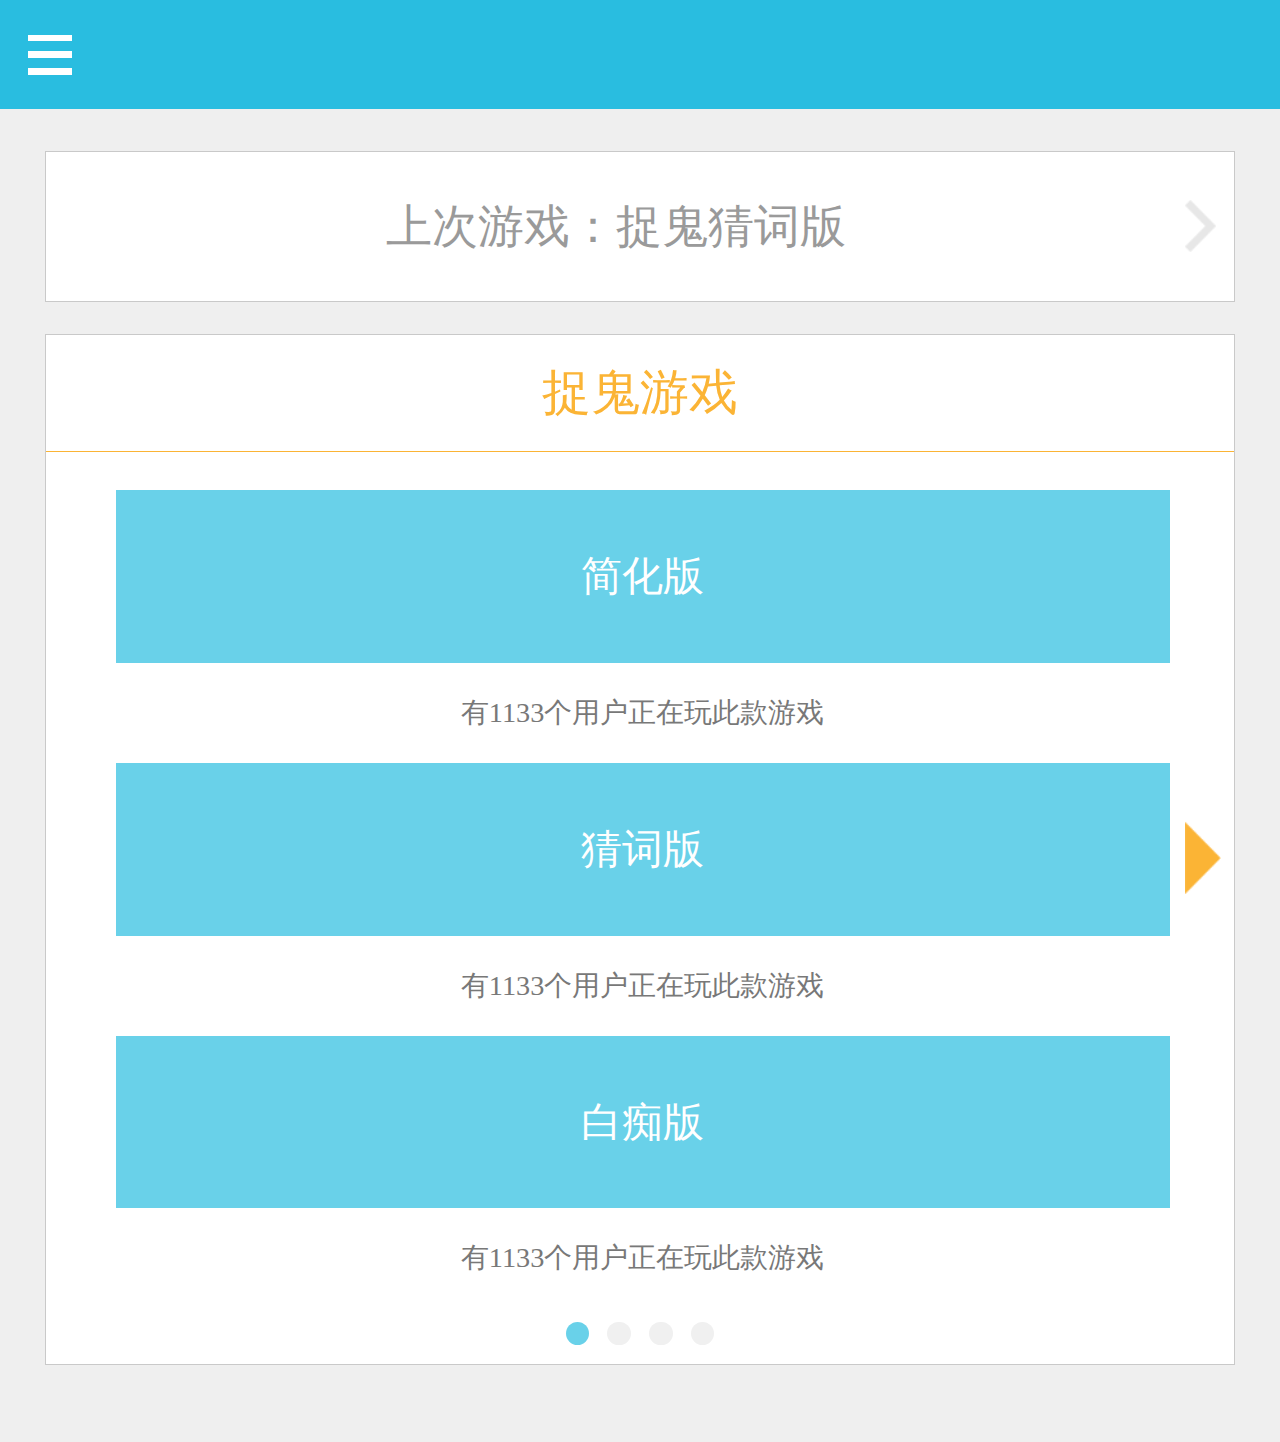
<file: index.html>
<!DOCTYPE html>
<html lang="en">
<head>
    <meta charset="UTF-8">
    <title>Home-Page</title>
    <meta name="viewport" content="width=device-width, initial-scale=1.0, maximum-scale=1, user-scalable=no">
    <link rel="stylesheet" href="common.css">
    <link rel="stylesheet" href="index.css">
    <script>
        function hometz(){
           window.location.href='vote.html';
        }
    </script>
</head>
<body>
    <header>
        <div class="home-header-btn">
            <p></p>
            <p></p>
            <p></p>
        </div>
    </header>
    <main>
        <div class="home-top" onclick="hometz()">
            <span>上次游戏：捉鬼猜词版</span>
            <img src="./images/seven-home-arrow.png" alt="返回箭头" class="home-top-arrow">
        </div>
        <div class="home-down">
            <p class="home-down-header">捉鬼游戏</p>
            <div class="simplified-version">
                <p onclick="hometz()" class="home-down-version">简化版</p>
                <p class="home-down-number">有1133个用户正在玩此款游戏</p>
            </div>
            <div class="gussing-word-version">
                <p class="home-down-version" onclick="hometz()">猜词版</p>
                <p class="home-down-number">有1133个用户正在玩此款游戏</p>
            </div>
            <div class="idiot-version">
                <p class="home-down-version" onclick="hometz()">白痴版</p>
                <p class="home-down-number">有1133个用户正在玩此款游戏</p>
            </div>
            <div class="home-circle">
                <span class="green-circle"></span>
                <span class="one-circle circle"></span>
                <span class="one-circle circle"></span>
                <span class="one-circle circle"></span>
            </div>
            <div class="home-triangle"></div>
        </div>   
    </main>
</body>
</html>
</file>
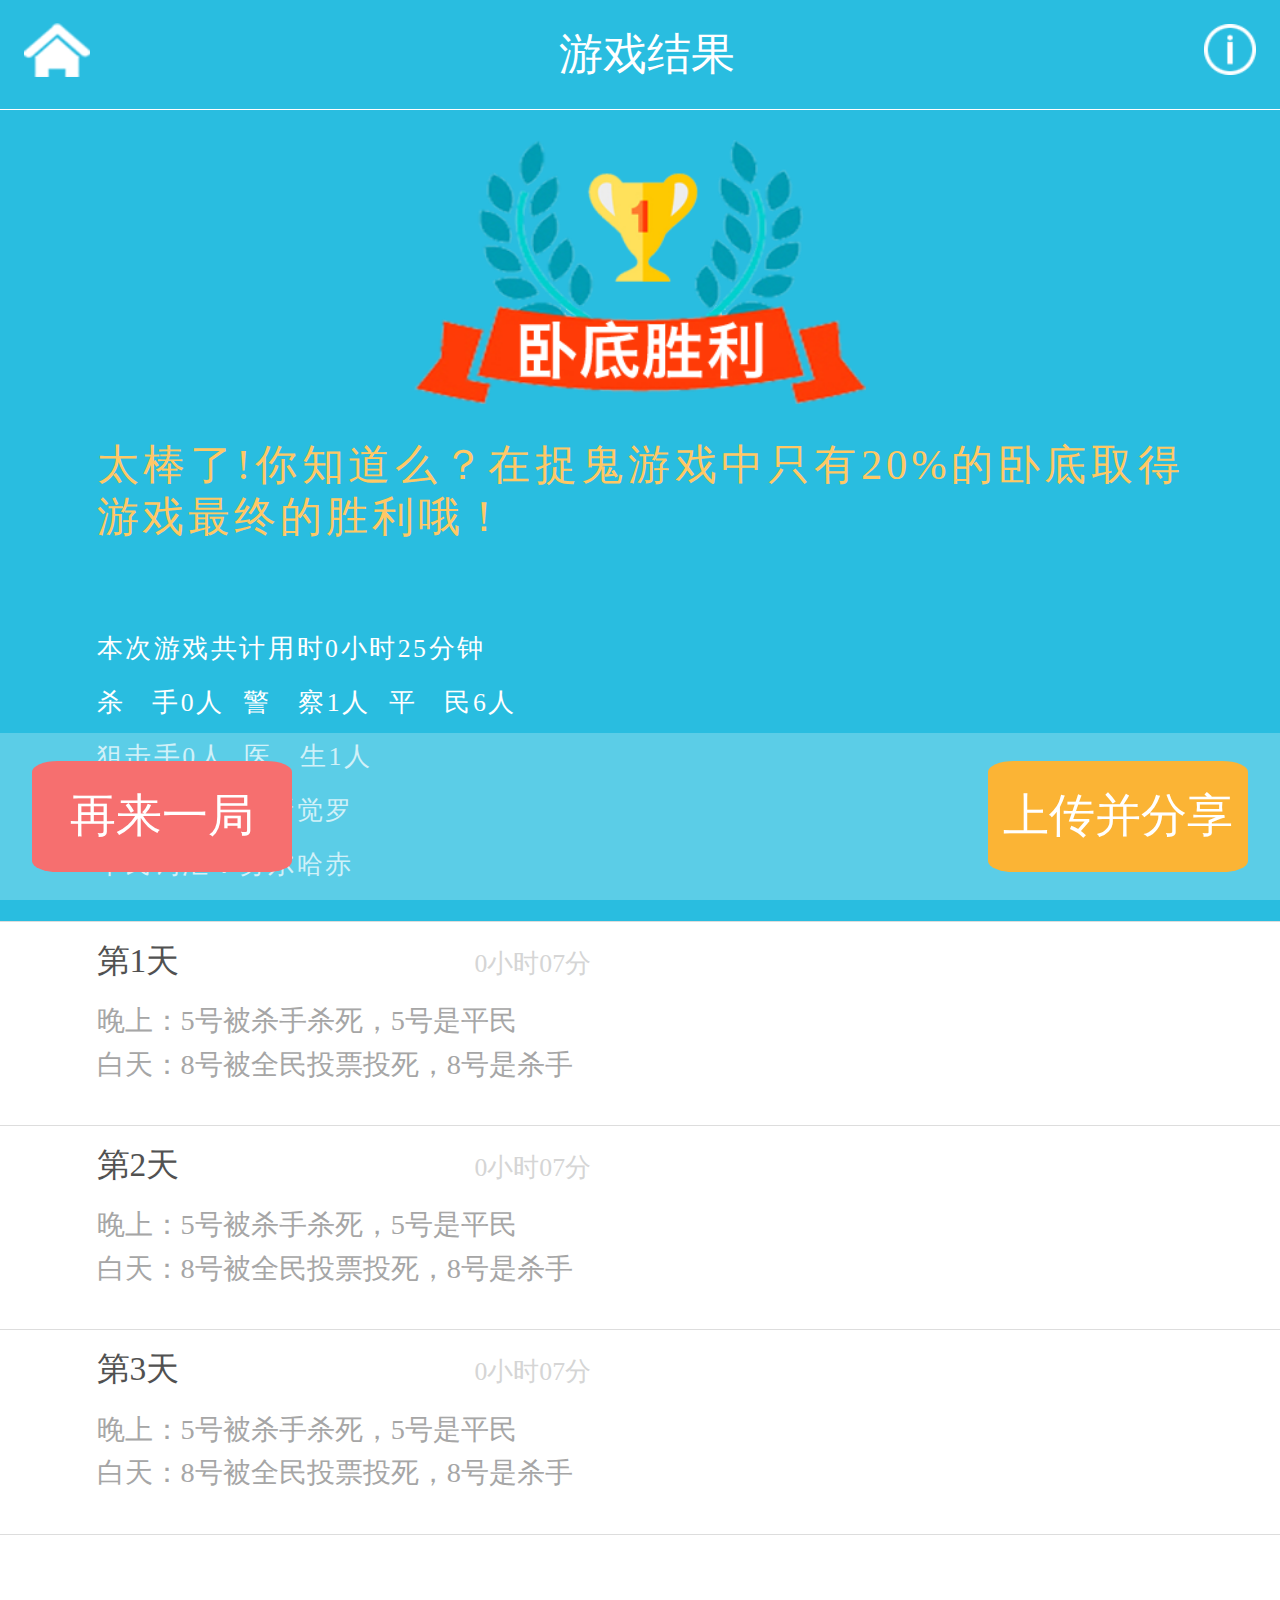
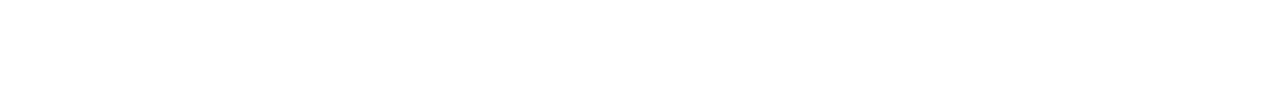
<file: result.html>
<!DOCTYPE html>
<html lang="en">
<head>
    <meta charset="UTF-8">
    <title>Result-Page</title>
    <meta name="viewport" content="width=device-width, initial-scale=1.0, maximum-scale=1, user-scalable=no">
    <link rel="stylesheet" href="common.css">
    <link rel="stylesheet" href="result.css">
    <script>
        function tz(){
           window.location.href='index.html';
        }
    </script>
</head>
<body>
    <div class="three-page-container">
        <div class="three-page-header">
            <div class="left-img" onclick="tz()">
                <img src="./images/seven-three-left-img.png" alt="图片">
            </div>
            <p class="middle-word">游戏结果</p>
            <div class="right-img">
                <img src="./images/seven-three-right-img.png" alt="图片">
            </div>
        </div>
        <div class="three-page-main">
            <div class="main-page">
                <img src="./images/seven-three-main-img.png" alt="图片">
            </div>
            <div class="main-word">
                <p class="main-content">太棒了!你知道么？在捉鬼游戏中只有20%的卧底取得游戏最终的胜利哦！</p>
            </div>
            <div class="game-result">
                <p class="game-time">本次游戏共计用时0小时25分钟</p>
                <p class="game-number-top">
                    <span>杀 &nbsp; 手0人</span>&nbsp;&nbsp;<span>警 &nbsp; 察1人</span>&nbsp;&nbsp;<span>平 &nbsp; 民6人</span>
                </p>
                <p class="game-result-down">
                    <span>狙击手0人</span>&nbsp;&nbsp;<span>医 &nbsp; 生1人</span>
                </p>
                <p class="wodi-word">卧底词汇：爱新觉罗</p>
                <p class="pingmin-word">平民词汇：努尔哈赤</p>
            </div>
        </div>
        <div class="game-day">
            <ul>
                <li>
                    <p class="game-day-time">
                        <span class="order-day">第1天</span> 
                        <span class="game-hour">0小时07分</span>
                    </p>
                    <p class="game-night">晚上：5号被杀手杀死，5号是平民</p>
                    <p class="game-daytime">白天：8号被全民投票投死，8号是杀手</p>
                </li>
                <li>
                    <p class="game-day-time">
                        <span class="order-day">第2天</span> 
                        <span class="game-hour">0小时07分</span>
                    </p>
                    <p class="game-night">晚上：5号被杀手杀死，5号是平民</p>
                    <p class="game-daytime">白天：8号被全民投票投死，8号是杀手</p>
                </li>
                <li>
                    <p class="game-day-time">
                        <span class="order-day">第3天</span> 
                        <span class="game-hour">0小时07分</span>
                    </p>
                    <p class="game-night">晚上：5号被杀手杀死，5号是平民</p>
                    <p class="game-daytime">白天：8号被全民投票投死，8号是杀手</p>
                </li>
            </ul>
        </div>
        <div class="three-page-footer">
            <button class="again" onclick="tz()">再来一局</button>
            <button class="share">上传并分享</button>
        </div>
    </div>
</body>
</html>
</file>
<file: common.css>
/*
* @Author: calasaba
* @Date:   2018-09-06 09:27:49
* @Last Modified by:   calasaba
* @Last Modified time: 2018-09-06 14:55:51
*/
@media screen and (min-width: 320px) {
    html {
        font-size: calc(100% + 2 * (100vw - 375px) / 55);
        font-size: calc(12px + 2 * (100vw - 320px) / 55);
    }
}
@media screen and (min-width: 375px) {
    html {
        /* iPhone6的375px尺寸作为14px基准，414px正好16px大小, 600 20px */
        font-size: calc(116.7% + 2 * (100vw - 375px) / 39);
        font-size: calc(14px + 2 * (100vw - 375px) / 39);
    }
}
@media screen and (min-width: 414px) {
    html {
        /* 414px-1000px每增加100像素宽字体增加1px(16px-22px) */
        font-size: calc(114.3% + 4 * (100vw - 414px) / 586);
        font-size: calc(16px + 4 * (100vw - 414px) / 586);
    }
}
@media screen and (min-width: 600px) {
    html {
        /* 600px-1000px每增加100像素宽字体增加1px(18px-22px) */
        font-size: calc(112.5% + 4 * (100vw - 600px) / 400);
        font-size: calc(18px + 4 * (100vw - 600px) / 400);
    }
}
@media screen and (min-width: 1000px) {
    html {
        font-size: calc(137.5% + 6 * (100vw - 1000px) / 1000);
        font-size: calc(22px + 6 * (100vw - 1000px) / 1000);
    }
}
*{
    margin:0;
    padding:0;
    /*font-size:12px;*/
    font-family:"Times New Roman", Times, serif;
}
button{
    list-style: none;
    border: none;
    outline: none;
}
</file>
<file: index.css>
/*
* @Author: calasaba
* @Date:   2018-09-06 09:22:56
* @Last Modified by:   calasaba
* @Last Modified time: 2018-09-06 09:28:17
*/
body{
    background: #efefef;
}
header{
    height: 4.619565rem;
    /*height: 85px;*/
    background: #29bde0;
}  
.home-header-btn{
    /*padding-top: 27px;
    padding-left: 22px;
    padding-bottom: 19px;
    width: 34px;*/
    padding-top: 1.467391rem;
    padding-left: 1.195652rem;
    padding-bottom: 1.032609rem;
    width: 1.847826rem;
}
.home-header-btn p{
    height: 0.271739rem;
    margin-bottom: 0.434783rem;
    /*height: 5px;
    margin-bottom: 8px;*/
    background-color: #fff;
   
}
main{
    height: 100%;
    overflow: hidden;
    background-color: #efefef;
}
.home-top{
    /*margin: 32px 35px 25px 35px;
    line-height: 116px;
    font-size: 36px;
    height: 116px;*/
    margin: 1.73913rem 1.902174rem 1.358696rem 1.902174rem;
    line-height: 6.304348rem;
    font-size: 1.956522rem;
    height: 6.304348rem;
    border: 1px solid #c9c9c9;
    background-color: #fff;
    text-align: center;
    color: #9a9a9a;
}
.home-top-arrow{
    height: 2.173913rem;
    width: 1.304348rem;
    margin-right: 0.76087rem;
    margin-top: 2.065217rem;
    /*height: 40px;
    width: 24px;
    margin-right: 14px;
    margin-top: 38px;*/
    display: block;
    float: right;    
}
.home-down{
    margin: 0 1.902174rem 3.26087rem 1.902174rem;
    /*margin: 0 35px 60px 35px;*/
    background-color: #fff;
    border: 1px solid #c9c9c9;
    position: relative;
}
.home-down-header{
    height: 4.891304rem;
    line-height: 4.891304rem;
    font-size: 2.065217rem;
    margin-bottom: 1.630435rem;
    /*height: 90px;
    line-height: 90px;
    font-size: 38px;
    margin-bottom: 30px;*/
    text-align: center;
    color: #fbb435;
    border-bottom: 1px solid #fbb435;
    
}
.home-down-version,.home-down-number{
    /*margin-left:54px;
    margin-right: 50px;*/
    margin-left:2.934783rem;
    margin-right: 2.717391rem;
    text-align: center;
}
.home-down-version{
    font-size: 1.73913rem;
    height: 7.282609rem;
    line-height: 7.282609rem;
    /*font-size: 32px;
    height: 134px;
    line-height: 134px;*/
    color: #fff;
    background-color: #69d1e9;  
}
.home-down-number{
    font-size: 1.195652rem;
    height: 4.23913rem;
    line-height: 4.23913rem;
    /*font-size: 22px;
    height: 78px;
    line-height: 78px;*/
    color: #787878; 
}
.home-circle{
    text-align: center;
    margin:0.543478rem 0;
    /*margin:10px 0;*/
}
.green-circle, .circle{
    display: inline-block;
    width: 0.978261rem;
    height: 0.978261rem;
    /*width: 18px;
    height: 18px;*/
    border-radius: 50%;
    margin:0 5px;
    margin:0 0.271739rem;
}
.green-circle{
    background-color: #69d1e9;
}
.circle{
    background-color: #f0f0f0;
}
.home-triangle{
    width: 1.521739rem;
    height: 3.043478rem;
    /*width: 28px;
    height: 56px;*/
    background: url("./images/seven-home-triangle.png");
    background-size: 28px 56px;
    background-size: 1.521739rem 3.043478rem;
    position: absolute;
    /*top:378px;
    right: 10px;*/ 
    top:20.543478rem;
    right: 0.543478rem; 
}
</file>
<file: result.css>
/*
* @Author: calasaba
* @Date:   2018-09-06 09:23:51
* @Last Modified by:   calasaba
* @Last Modified time: 2018-09-06 22:04:56
*/
.three-page-container{
    position: relative;
}
.three-page-header{
    /*height: 85px;
    font-size: 34px;*/
    height: 4.619565rem;
    font-size: 1.847826rem;
    background-color: #29bde0;
    color: #fff;
    display: flex;
    flex-direction: row;
    flex-wrap: nowrap;
    justify-content: space-between;
    align-items: center;
    border-bottom: 1px solid #fff;
}
.left-img{
    /*margin-left: 19px;*/
    margin-left: 1.032609rem;
}
.left-img img{
    /*width: 51px;
    height: 42px;*/
    width: 2.771739rem;
    height: 2.282609rem;
}
.right-img{
    /*margin-right: 19px;*/
    margin-right: 1.032609rem;
}
.right-img img{
    /*width: 40px;
    height: 40px;*/
    width: 2.173913rem;
    height: 2.173913rem;
}

.three-page-main{
    background-color: #29bde0;
    border-bottom: 1px solid #dddddd;
}
.three-page-main div{
    /*margin-right: 75px;
    margin-left: 75px;*/
    margin-right: 4.076087rem;
    margin-left: 4.076087rem;

}
.main-page{
    text-align: center;
    /*padding-top: 23px;
    padding-bottom: 23px;*/
    padding-top: 1.25rem;
    padding-bottom: 1.25rem;
}
.main-page img{
    /*width: 351px;
    height: 205px;*/
    width: 19.076087rem;
    height: 11.141304rem;
}
.main-word{
    text-align: center;
}
.main-content{
    /*font-size: 33px;
    line-height: 40px;
    margin-bottom: 62px;
    letter-spacing: 3px;*/
    display: inline-block;
    font-size: 1.793478rem;
    line-height: 2.173913rem;
    margin-bottom: 3.369565rem;
    letter-spacing: 0.163043rem;
    color: #ffc865;
    text-align: justify;
}
.game-result{
    /*font-size: 20px;
    line-height: 42px;
    letter-spacing: 2px;
    padding-bottom: 22px;*/
    font-size: 1.086957rem;
    line-height: 2.282609rem;
    letter-spacing: 0.108696rem;
    padding-bottom: 1.195652rem;
    color:#fff; 
}
.game-day{
    /*margin-bottom: 135px;*/
    margin-bottom: 7.336957rem;
}
.game-day li{
    border-bottom: 1px solid #ddd;
    padding-left: 4.076087rem;
    /*padding-left: 75px;*/
}
.game-day-time .order-day{
    /*font-size: 26px;
    line-height: 60px;*/
    font-size: 1.413043rem;
    line-height: 3.26087rem;
    color: #515151; 
}
.game-night, .game-daytime{
    /*font-size: 22px;
    line-height: 34px;*/
    font-size: 1.195652rem;
    line-height: 1.847826rem;
    color: #a6a6a6;
}
.game-daytime{
    margin-bottom: 1.630435rem;
    /*margin-bottom: 30px;*/
}
.game-hour{
    /*font-size: 20px;
    padding-left: 280px;*/
    font-size: 1.086957rem;
    padding-left: 12.217391rem;
    display: inline-block;
    color: #d5d5d5;
}
.three-page-footer{
    position: fixed;
    bottom: 0;
    left: 0;
    /*height: 130px;*/
    height: 7.065217rem;
    display: flex;
    flex-direction: row;
    justify-content: space-between;
    align-items: center;
    width: 100%;
    background-color: #99dff0;
    background-color: rgba(153,223,240,0.45);
}
.again, .share{
    /*height: 86px;
    font-size: 36px;
    line-height: 86px;
    width: 202px;*/
    height: 4.673913rem;
    font-size: 1.956522rem;
    line-height: 4.673913rem;
    width: 10.978261rem;
    border-radius: 10%;
    text-align: center;
    color: #fff; 
}
.again{
    margin-left: 1.358696rem;
    /*margin-left: 25px;*/
    background-color: #f66f6f;
}
.share{
    margin-right: 1.358696rem;
    /*margin-right: 25px;*/
    background-color: #fbb435;
}
</file>
